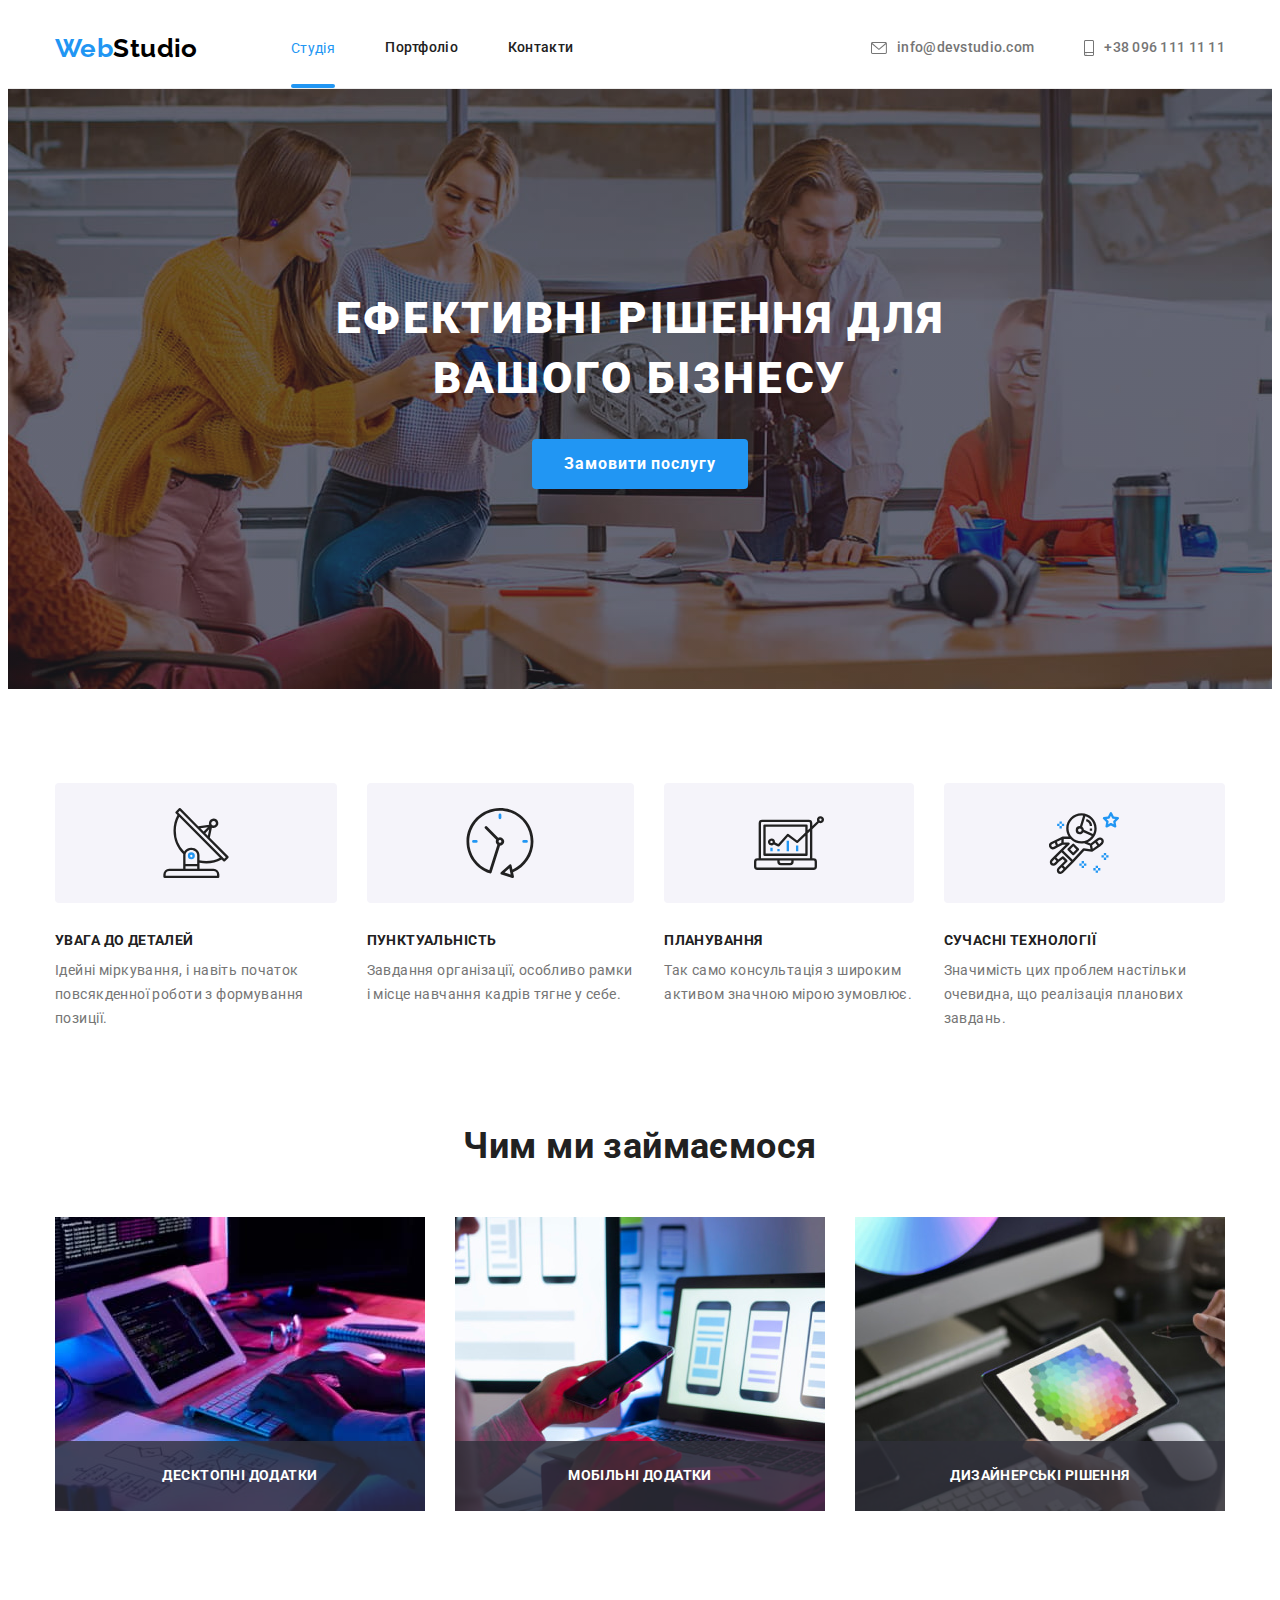
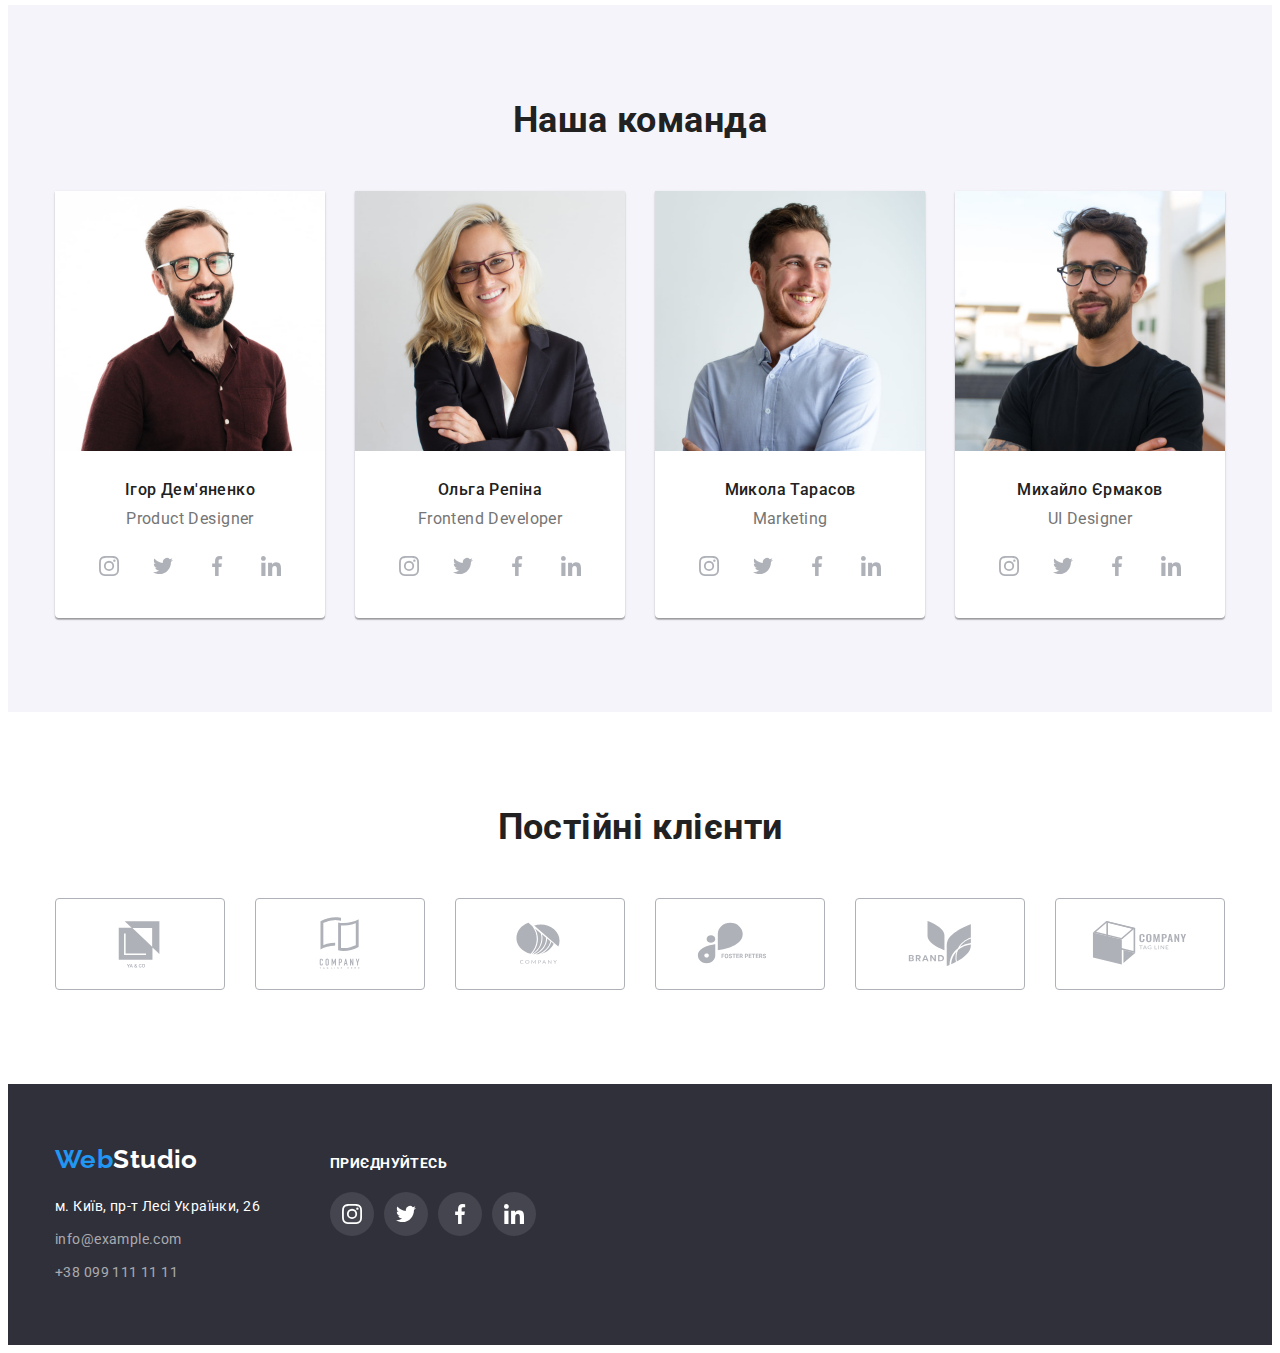
<file: index.html>
<!DOCTYPE html>
<html lang="uk">
  <head>
    <meta charset="UTF-8" />
    <meta http-equiv="X-UA-Compatible" content="IE=edge" />
    <meta name="viewport" content="width=device-width, initial-scale=1.0" />
    <link rel="preconnect" href="https://fonts.googleapis.com" />
    <link rel="preconnect" href="https://fonts.gstatic.com" crossorigin />
    <link
      href="https://fonts.googleapis.com/css2?family=Raleway:wght@700&family=Roboto:wght@400;500;700;900&display=swap"
      rel="stylesheet"
    />
    <link
      rel="stylesheet"
      href="https://cdnjs.cloudflare.com/ajax/libs/modern-normalize/1.1.0/modern-normalize.min.css"
      integrity="sha512-wpPYUAdjBVSE4KJnH1VR1HeZfpl1ub8YT/NKx4PuQ5NmX2tKuGu6U/JRp5y+Y8XG2tV+wKQpNHVUX03MfMFn9Q=="
      crossorigin="anonymous"
      referrerpolicy="no-referrer"
    />
    <link rel="stylesheet" href="css/styles.css" />
    <title>Студія</title>
  </head>
  <body>
    <header class="main-header">
      <div class="container main-nav">
        <a href="index.html" class="page-logo link"
            >Web<span class="page-logo-part link">Studio</span></a
          >
        <nav class="site-nav">
          <ul class="site-nav list">
            <li class="site-nav item"><a href="" class="link-acent link">Студія</a></li>
            <li class="site-nav item"><a href="portfolio.html" class="nav-link link">Портфоліо</a></li>
            <li class="site-nav item"><a href="" class="nav-link link">Контакти</a></li>
          </ul>
        </nav>
        <ul class="auth-nav list">
          <li class="auth-nav item">            
            <a href="mailto:info@devstudio.com" class="contact-link link"
              ><svg class="email-icon">
                  <use href="./images/icons.svg#icon-envelope"></use>
            </svg>info@devstudio.com</a
            >          
          </li>
          <li class="auth-nav item">               
            <a href="tel:+380961111111" class="contact-link link"
              ><svg class="phone-icon">
                  <use href="./images/icons.svg#icon-smartphone"></use>
                </svg>+38 096 111 11 11</a
            >           
          </li>
        </ul>
      </div>
    </header>
    <main>
      <section class="hero">
        <div class="container">
          <h1 class="hero-title">Ефективні рішення для вашого бізнесу</span></h1>
          <button class="hero-button" data-modal-open type="button">Замовити послугу</button>
        </div>
      </section>
      <section class="section">
          <div class="container">
          <h2 hidden class="section-title">Наші переваги</h2>
          <ul class="features-list">
            <li class="features-list item">
              <div class="icon-antena">
                  <svg class="features-icon">
                  <use href="./images/icons.svg#icon-antenna"></use>
                  </svg>
              </div>
              
              <h3 class="features-title">Увага до деталей</h3>
              <p class="features-text">
                Ідейні міркування, і навіть початок повсякденної роботи з
                формування позиції.
              </p>
            </li>
            <li class="features-list item icon-clock">
              <div class="icon-antena">
                  <svg class="features-icon">
                  <use href="./images/icons.svg#icon-clock"></use>
                  </svg>
              </div>
              <h3 class="features-title">Пунктуальність</h3>
              <p class="features-text">
                Завдання організації, особливо рамки і місце навчання кадрів
                тягне у себе.
              </p>
            </li>
            
            <li class="features-list item icon-computer">
              <div class="icon-antena">
                  <svg class="features-icon">
                  <use href="./images/icons.svg#icon-diagram"></use>
                  </svg>
              </div>
              <h3 class="features-title">Планування</h3>
              <p class="features-text">
                Так само консультація з широким активом значною мірою зумовлює.
              </p>
            </li>
            <li class="features-list item icon-astranaut">
              <div class="icon-antena">
                  <svg class="features-icon">
                  <use href="./images/icons.svg#icon-astronaut"></use>
                  </svg>
              </div>
              <h3 class="features-title">Сучасні технології</h3>
              <p class="features-text">
                Значимість цих проблем настільки очевидна, що реалізація
                планових завдань.
              </p>
            </li>
          </ul>
          </div>
        </section>

        <section class="section about-us">
          <div class="container">
          <h2 class="section-title">Чим ми займаємося</h2>
          <ul class="main-photo-list list">
            <li class="main-photo-list item">
              <img
                src="./images/box1.jpg"
                width="370"
                alt="Людина працює з комп'ютером"
              />
              <div class="main-photo-list text">Десктопні додатки</div>
            </li>
            <li class="main-photo-list item">
              <img
                src="./images/box2.jpg"
                width="370"
                alt="Людина працює з телефоном"
              />
              <div class="main-photo-list text">Мобільні додатки</div>
            </li>
            <li class="main-photo-list item">
              <img
                src="./images/box3.jpg"
                width="370"
                alt="Людина працює з планшетом"
              />
              <div class="main-photo-list text">Дизайнерські рішення</div>
            </li>
          </ul>
          </div>
        </section>
      
      <section class="section section-team">
        <div class="container">
          <h2 class="section-title">Наша команда</h2>
          <ul class="main-team-list list">
            <li class="main-team-list item">
              <img
                src="images/teamcard1.jpg"
                alt="Игорь Демченко"
                class="main-team-media"
              />
              <div class="main-team-info">
              <h3 class="main-team-list-title">Ігор Дем'яненко</h3>
              <p class="main-team-list-text">Product Designer</p>
              <ul class="team-list-icon">
                <li class="team-list-icon issue">
              <a href="#" class="list-social-icon">
                <svg class="social-icon">
                  <use href="./images/icons.svg#icon-instagram"></use>
                </svg>
              </a></li>
              <li class="team-list-icon issue"><a href="#" class="list-social-icon">
                <svg class="social-icon">
                  <use href="./images/icons.svg#icon-twitter"></use>
                </svg>
              </a>
            </li>
              <li class="team-list-icon issue"><a href="#" class="list-social-icon">
                <svg class="social-icon">
                  <use href="./images/icons.svg#icon-facebook"></use>
                </svg>
              </a>
            </li>
              <li class="team-list-icon issue"><a href="#" class="list-social-icon">
                <svg class="social-icon">
                  <use href="./images/icons.svg#icon-linkedin"></use>
                </svg>
              </a>
            </li>
            </ul>
            </div>
            </li>
            <li class="main-team-list item">
              <img src="images/teamcard2.jpg" class="main-team-media" alt="Ольга Репина" />
              <div class="main-team-info">
                <h3 class="main-team-list-title">Ольга Репіна</h3>
                 <p class="main-team-list-text">Frontend Developer</p>
                 <ul class="team-list-icon">
                <li class="team-list-icon issue">
              <a href="#" class="list-social-icon">
                <svg class="social-icon">
                  <use href="./images/icons.svg#icon-instagram"></use>
                </svg>
              </a>
                </li>
              <li class="team-list-icon issue">
              <a href="#" class="list-social-icon">
                <svg class="social-icon">
                  <use href="./images/icons.svg#icon-twitter"></use>
                </svg>
              </a>
              </li>
              <li class="team-list-icon issue">
              <a href="#" class="list-social-icon">
                <svg class="social-icon">
                  <use href="./images/icons.svg#icon-facebook"></use>
                </svg>
              </a>
              </li>
              <li class="team-list-icon issue">
              <a href="#" class="list-social-icon">
                <svg class="social-icon">
                  <use href="./images/icons.svg#icon-linkedin"></use>
                </svg>
              </a>
              </li>
            </ul>
            </div>
            </li>
            <li class="main-team-list item">
              <img
                src="images/teamcard3.jpg"
                class="main-team-media"
                alt="Николай Тарасов"
              />
              <div class="main-team-info">
              <h3 class="main-team-list-title">Микола Тарасов</h3>
              <p class="main-team-list-text">Marketing</p>
              <ul class="team-list-icon">
                <li class="team-list-icon issue">
              <a href="#" class="list-social-icon">
                <svg class="social-icon">
                  <use href="./images/icons.svg#icon-instagram"></use>
                </svg>
              </a>
              </li>
              <li class="team-list-icon issue">
              <a href="#" class="list-social-icon">
                <svg class="social-icon">
                  <use href="./images/icons.svg#icon-twitter"></use>
                </svg>
              </a>
              </li>
              <li class="team-list-icon issue">
              <a href="#" class="list-social-icon">
                <svg class="social-icon">
                  <use href="./images/icons.svg#icon-facebook"></use>
                </svg>
              </a>
              </li>
              <li class="team-list-icon issue">
              <a href="#" class="list-social-icon">
                <svg class="social-icon">
                  <use href="./images/icons.svg#icon-linkedin"></use>
                </svg>
              </a>
              </li>
            </ul>
            </div>
            </li>
            <li class="main-team-list item">
              <img
                src="images/teamcard4.jpg"
                class="main-team-media"
                alt="Михаил Ермаков"
              />
              <div class="main-team-info">
              <h3 class="main-team-list-title">Михайло Єрмаков</h3>
              <p class="main-team-list-text">UI Designer</p>
              <ul class="team-list-icon">
                <li class="team-list-icon issue">
              <a href="#" class="list-social-icon">
                <svg class="social-icon">
                  <use href="./images/icons.svg#icon-instagram"></use>
                </svg>
              </a>
              </li>
              <li class="team-list-icon issue">
              <a href="#" class="list-social-icon">
                <svg class="social-icon">
                  <use href="./images/icons.svg#icon-twitter"></use>
                </svg>
              </a>
              </li>
              <li class="team-list-icon issue">
              <a href="#" class="list-social-icon">
                <svg class="social-icon">
                  <use href="./images/icons.svg#icon-facebook"></use>
                </svg>
              </a>
              </li>
              <li class="team-list-icon issue">
              <a href="#" class="list-social-icon">
                <svg class="social-icon">
                  <use href="./images/icons.svg#icon-linkedin"></use>
                </svg>
              </a>
              </li>
            </ul>
            </div>
            </li>
          </ul>
        </div>
      </section>

      <section class="section section-clients">
        <div class="container">
          <h2 class="section-title">Постійні клієнти</h2>
          <ul class="main-clients-list">
            <li class="main-clients-list item">             
              <a href="#" class="list-clients-icon">
                <svg class="clients-icon">
                  <use href="./images/icons.svg#icon-Logo"></use>
                </svg>
              </a>           
            </li>
            <li class="main-clients-list item">
            
              <a href="#" class="list-clients-icon">
                <svg class="clients-icon">
                  <use href="./images/icons.svg#icon-company"></use>
                </svg>
              </a>
            
            </li><li class="main-clients-list item">
              
              <a href="#" class="list-clients-icon">
                <svg class="clients-icon">
                  <use href="./images/icons.svg#icon-group"></use>
                </svg>
              </a>
            
            </li><li class="main-clients-list item">
             
              <a href="#" class="list-clients-icon">
                <svg class="clients-icon">
                  <use href="./images/icons.svg#icon-fosters"></use>
                </svg>
              </a>
            
            </li><li class="main-clients-list item">
              
              <a href="#" class="list-clients-icon">
                <svg class="clients-icon">
                  <use href="./images/icons.svg#icon-brand"></use>
                </svg>
              </a>
           
            </li><li class="main-clients-list item">
             
              <a href="#" class="list-clients-icon">
                <svg class="clients-icon">
                  <use href="./images/icons.svg#icon-tagline"></use>
                </svg>
              </a>
            
            </li>
          </ul>
        </div>
      </section>
    </main>

    <footer class="footer-section">      
        <div class="container footer-main">
          <div class="footer-part">
          <a href="/index.html" class="page-logo-footer link"
            >Web<span class="page-logo-part-footer link">Studio</span></a
          >
          <address class="footer-adress">
            <ul class="footer-adress list">
              <li class="footer-adress item">
                <a
                  href="https://goo.gl/maps/CPtrU1FHBa2aNyZL9"
                  target="_blank"
                  rel="noopener noreferrer"
                  class="adress-company link"
                  >м. Київ, пр-т Лесі Українки, 26</a
                >
              </li>
              <li class="footer-adress item">
                <a href="mailto:info@example.com" class="footer-contact link"
                  >info@example.com</a
                >
              </li>
              <li class="footer-adress item">
                <a href="tel:+380991111111" class="footer-contact link">+38 099 111 11 11</a>
              </li>
            </ul>
          </address>
          </div>
          <div class="footer-join">
            <p class="footer-join title">Приєднуйтесь</p>          
              <ul class="footer-join-icon">
                <li class="footer-join-icon issue">
              <a href="#" class="list-footer-icon">
                <svg class="footer-icon">
                  <use href="./images/icons.svg#icon-instagram"></use>
                </svg>
              </a>
              </li>
              <li class="footer-join-icon issue">
              <a href="#" class="list-footer-icon">
                <svg class="footer-icon">
                  <use href="./images/icons.svg#icon-twitter"></use>
                </svg>
              </a>  
              </li>         
              <li class="footer-join-icon issue">
              <a href="#" class="list-footer-icon">
                <svg class="footer-icon">
                  <use href="./images/icons.svg#icon-facebook"></use>
                </svg>
              </a>   
              </li>     
              <li class="footer-join-icon issue">     
              <a href="#" class="list-footer-icon">
                <svg class="footer-icon">
                  <use href="./images/icons.svg#icon-linkedin"></use>
                </svg>
              </a>   
              </li>         
            </ul>      
      </div>
    </footer>
    <div class="backdrop is-hidden" data-modal>
      <div class="modal">
        <button data-modal-close class="btn-close"><svg class="close-icon">
                  <use href="./images/icons.svg#icon-closeblack"></use>
            </svg></button>
      </div>
    </div>
    <script src="js/modal.js"></script>
  </body>
</html>
</file>
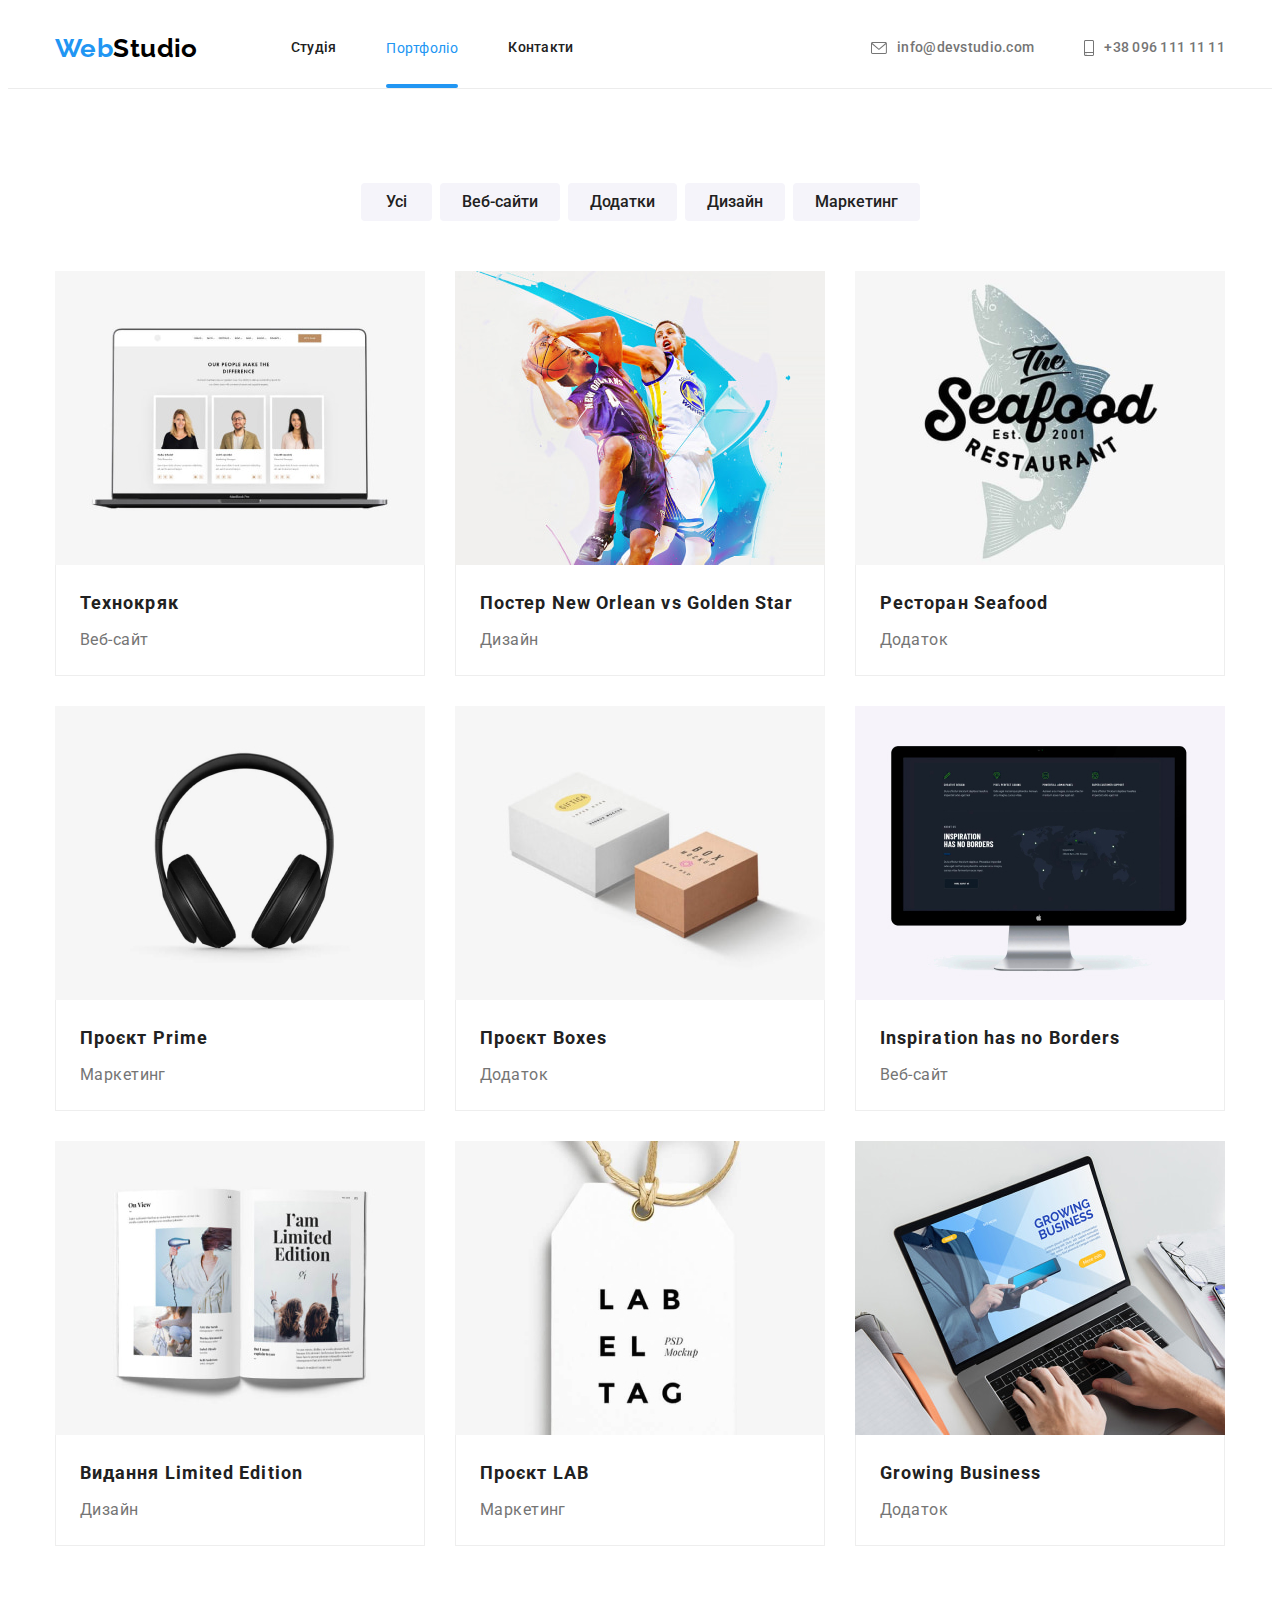
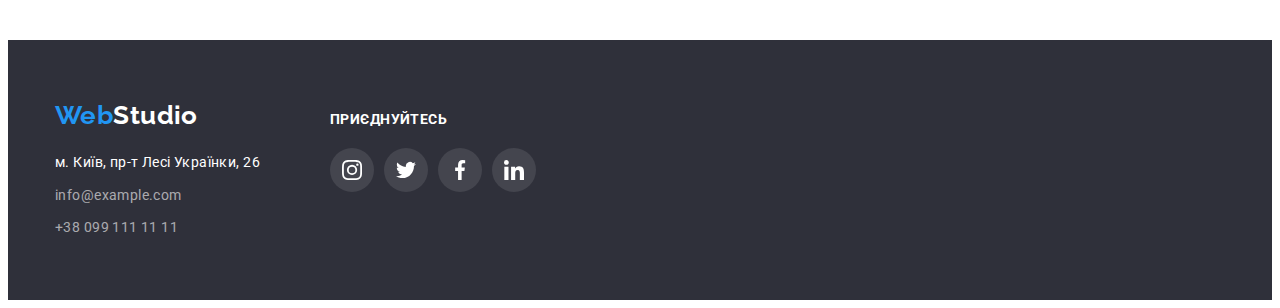
<file: portfolio.html>
<!DOCTYPE html>
<html lang="uk">
  <head>
    <meta charset="UTF-8" />
    <meta http-equiv="X-UA-Compatible" content="IE=edge" />
    <meta name="viewport" content="width=device-width, initial-scale=1.0" />
    <link rel="preconnect" href="https://fonts.googleapis.com" />
    <link rel="preconnect" href="https://fonts.gstatic.com" crossorigin />
    <link
      href="https://fonts.googleapis.com/css2?family=Raleway:wght@700&family=Roboto:wght@400;500;700;900&display=swap"
      rel="stylesheet"
    />
    <link
      rel="stylesheet"
      href="https://cdnjs.cloudflare.com/ajax/libs/modern-normalize/1.1.0/modern-normalize.min.css"
      integrity="sha512-wpPYUAdjBVSE4KJnH1VR1HeZfpl1ub8YT/NKx4PuQ5NmX2tKuGu6U/JRp5y+Y8XG2tV+wKQpNHVUX03MfMFn9Q=="
      crossorigin="anonymous"
      referrerpolicy="no-referrer"
    />
    <link rel="stylesheet" href="css/styles.css" />
    <title>Портфоліо</title>
  </head>
  <body>
    <header class="main-header">
      <div class="container main-nav">
        <a href="index.html" class="page-logo link"
          >Web<span class="page-logo-part link">Studio</span></a
        >
        <nav class="site-nav">
          <ul class="site-nav list">
            <li class="site-nav item">
              <a href="index.html" class="nav-link link">Студія</a>
            </li>
            <li class="site-nav item">
              <a href="" class="link-acent link">Портфоліо</a>
            </li>
            <li class="site-nav item"><a href="" class="nav-link link">Контакти</a></li>
          </ul>
        </nav>
        <ul class="auth-nav list">
          <li class="auth-nav item">            
            <a href="mailto:info@devstudio.com" class="contact-link link"
              ><svg class="email-icon">
                  <use href="./images/icons.svg#icon-envelope"></use>
            </svg>info@devstudio.com</a
            >          
          </li>
          <li class="auth-nav item">               
            <a href="tel:+380961111111" class="contact-link link"
              ><svg class="phone-icon">
                  <use href="./images/icons.svg#icon-smartphone"></use>
                </svg>+38 096 111 11 11</a
            >           
          </li>
        </ul>
      </div>
    </header>

    <main>
      <section class="section">
        <div class="container">
          <h1 hidden class="section-title">Портфоліо</h1>
          <ul class="section-buttons">
            <li class="section-buttons-item">
              <button type="button" class="section-button">Усі</button>
            </li>
            <li class="section-buttons-item">
              <button type="button" class="button-sites">Веб-сайти</button>
            </li>
            <li class="section-buttons-item">
              <button type="button" class="button-adds">Додатки</button>
            </li>
            <li class="section-buttons-item">
              <button type="button" class="button-design">Дизайн</button>
            </li>
            <li class="section-buttons-item">
              <button type="button" class="button-marketing">Маркетинг</button>
            </li>
          </ul>
          <ul class="section-portfolio">
            <li class="section-portfolio item">
              <a href="" class="portfolio-link link">
                <div class="portfolio-media">
                <img
                  src="images/technocrack.jpg"
                  width="370"
                  alt="Image of laptop"
                  class="portfolio-img"
                />
                <div class="portfolio-section">
                  <p class="portfolio-section text">Ресурс пропонує комплексні пропозиції з різним рівнем функціоналу та сервісів. Все це дозволить відвідувачу отримати вичерпні відомості про компанію чи приватну особу.</p>
                </div>
                
                </div>
                
                <div class="portfolio-list">
                  <h2 class="portfolio-items">Технокряк</h2>
                  <p class="portfolio-text">Веб-сайт</p>
                </div></a
              >
            </li>
            <li class="section-portfolio item">
              <a href="" class="portfolio-link link">
                <div class="portfolio-media">
                <img
                  src="images/poster.jpg"
                  width="370"
                  alt="Two men playing bascketboll"
                  class="portfolio-img"
                /><div class="portfolio-section">
                  <p class="portfolio-section text">Ресурс пропонує комплексні пропозиції з різним рівнем функціоналу та сервісів. Все це дозволить відвідувачу отримати вичерпні відомості про компанію чи приватну особу.</p>
                </div>
                </div>
                <div class="portfolio-list">
                  <h2 class="portfolio-items">
                    Постер New Orlean vs Golden Star
                  </h2>
                  <p class="portfolio-text">Дизайн</p>
                </div></a
              >
            </li>
            <li class="section-portfolio item">
              <a href="" class="portfolio-link link"
                >
                <div class="portfolio-media">
                <img
                  src="images/restoraunt.jpg"
                  width="370"
                  alt="Logo of seafood restaraunt"
                  class="portfolio-img"
                />
                <div class="portfolio-section">
                  <p class="portfolio-section text">Ресурс пропонує комплексні пропозиції з різним рівнем функціоналу та сервісів. Все це дозволить відвідувачу отримати вичерпні відомості про компанію чи приватну особу.</p>
                </div>
                </div>
                <div class="portfolio-list">
                  <h2 class="portfolio-items">Ресторан Seafood</h2>
                  <p class="portfolio-text">Додаток</p>
                </div></a
              >
            </li>
            <li class="section-portfolio item">
              <a href="" class="portfolio-link link"
                ><div class="portfolio-media">
                  <img
                  src="images/prime.jpg"
                  width="370"
                  alt="Picture of headphones"
                  class="portfolio-img"
                />
                <div class="portfolio-section">
                  <p class="portfolio-section text">Ресурс пропонує комплексні пропозиції з різним рівнем функціоналу та сервісів. Все це дозволить відвідувачу отримати вичерпні відомості про компанію чи приватну особу.</p>
                </div>
                </div>
                <div class="portfolio-list">
                  <h2 class="portfolio-items">Проєкт Prime</h2>
                  <p class="portfolio-text">Маркетинг</p>
                </div></a
              >
            </li>
            <li class="section-portfolio item">
              <a href="" class="portfolio-link link"
                ><div class="portfolio-media">
                <img
                  src="images/boxes.jpg"
                  width="370"
                  alt="Two boxes"
                  class="portfolio-img"
                />
                <div class="portfolio-section">
                  <p class="portfolio-section text">Ресурс пропонує комплексні пропозиції з різним рівнем функціоналу та сервісів. Все це дозволить відвідувачу отримати вичерпні відомості про компанію чи приватну особу.</p>
                </div>
                </div>
                <div class="portfolio-list">
                  <h2 class="portfolio-items">Проєкт Boxes</h2>
                  <p class="portfolio-text">Додаток</p>
                </div></a
              >
            </li>
            <li class="section-portfolio item">
              <a href="" class="portfolio-link link"
                >
                <div class="portfolio-media">
                  <img
                  src="images/inspiration.jpg"
                  alt="PC monitor"
                  class="portfolio-img"
                />
                <div class="portfolio-section">
                  <p class="portfolio-section text">Ресурс пропонує комплексні пропозиції з різним рівнем функціоналу та сервісів. Все це дозволить відвідувачу отримати вичерпні відомості про компанію чи приватну особу.</p>
                </div>
                </div>
                <div class="portfolio-list">
                  <h2 class="portfolio-items">Inspiration has no Borders</h2>
                  <p class="portfolio-text">Веб-сайт</p>
                </div></a
              >
            </li>
            <li class="section-portfolio item">
              <a href="" class="portfolio-link link">
                <div class="portfolio-media">
                <img
                  src="images/limited.jpg"
                  alt="Magazine"
                  class="portfolio-img"
                />
                <div class="portfolio-section">
                  <p class="portfolio-section text">Ресурс пропонує комплексні пропозиції з різним рівнем функціоналу та сервісів. Все це дозволить відвідувачу отримати вичерпні відомості про компанію чи приватну особу.</p>
                </div>
                </div>
                <div class="portfolio-list">
                  <h2 class="portfolio-items">Видання Limited Edition</h2>
                  <p class="portfolio-text">Дизайн</p>
                </div></a
              >
            </li>
            <li class="section-portfolio item">
              <a href="" class="portfolio-link link"
                ><div class="portfolio-media">
                <img src="images/lab.jpg" alt="Tag" class="portfolio-img" />
                 <div class="portfolio-section">
                  <p class="portfolio-section text">Ресурс пропонує комплексні пропозиції з різним рівнем функціоналу та сервісів. Все це дозволить відвідувачу отримати вичерпні відомості про компанію чи приватну особу.</p>
                </div>
                </div>
                <div class="portfolio-list">
                  <h2 class="portfolio-items">Проєкт LAB</h2>
                  <p class="portfolio-text">Маркетинг</p>
                </div></a
              >
            </li>
            <li class="section-portfolio item">
              <a href="" class="portfolio-link link"
                ><div class="portfolio-media">
                <img
                  src="images/growing.jpg"
                  width="370"
                  alt="Hands on laptop"
                  class="portfolio-img"
                />
                 <div class="portfolio-section">
                  <p class="portfolio-section text">Ресурс пропонує комплексні пропозиції з різним рівнем функціоналу та сервісів. Все це дозволить відвідувачу отримати вичерпні відомості про компанію чи приватну особу.</p>
                </div>
                </div>
                <div class="portfolio-list">
                  <h2 class="portfolio-items">Growing Business</h2>
                  <p class="portfolio-text">Додаток</p>
                </div></a
              >
            </li>
          </ul>
        </div>
      </section>
    </main>

    <footer class="footer-section portfolio">
        <div class="container footer-main">
          <div class="footer-part">
          <a href="/index.html" class="page-logo-footer link"
            >Web<span class="page-logo-part-footer link">Studio</span></a
          >
          <address class="footer-adress">
            <ul class="footer-adress list">
              <li class="footer-adress item">
                <a
                  href="https://goo.gl/maps/CPtrU1FHBa2aNyZL9"
                  target="_blank"
                  rel="noopener noreferrer"
                  class="adress-company link"
                  >м. Київ, пр-т Лесі Українки, 26</a
                >
              </li>
              <li class="footer-adress item">
                <a href="mailto:info@example.com" class="footer-contact link"
                  >info@example.com</a
                >
              </li>
              <li class="footer-adress item">
                <a href="tel:+380991111111" class="footer-contact link">+38 099 111 11 11</a>
              </li>
            </ul>
          </address>
          </div>
          <div class="footer-join">
            <p class="footer-join title">Приєднуйтесь</p>          
              <ul class="footer-join-icon">
                <li class="footer-join-icon issue">
              <a href="#" class="list-footer-icon">
                <svg class="footer-icon">
                  <use href="./images/icons.svg#icon-instagram"></use>
                </svg>
              </a>
              </li> 
              <li class="footer-join-icon issue">
              <a href="#" class="list-footer-icon">
                <svg class="footer-icon">
                  <use href="./images/icons.svg#icon-twitter"></use>
                </svg>
              </a>     
              </li> 
              <li class="footer-join-icon issue">    
              <a href="#" class="list-footer-icon">
                <svg class="footer-icon">
                  <use href="./images/icons.svg#icon-facebook"></use>
                </svg>
              </a> 
              </li>    
              <li class="footer-join-icon issue">      
              <a href="#" class="list-footer-icon">
                <svg class="footer-icon">
                  <use href="./images/icons.svg#icon-linkedin"></use>
                </svg>
              </a>    
              </li>       
            </ul>      
      </div>
    </footer>
  </body>
</html>
</file>
<file: css/styles.css>
html {
  box-sizing: border-box;
}

*,
*::before,
*::after {
  box-sizing: inherit;
}

:root {
  --main-color-text: #212121;
  --secondary-color: #757575;
  --white-color: #fff;
  --secondary-white: rgba(255, 255, 255, 0.6);
  --button-color: #f5f4fa;
  --acent-color: #2196f3;
  --header-footer-color: #2f303a;
  --black-color: #000;
  --link-border: #eee;
  --section-team: #f5f4fa;
  --horizontal-line: #ececec;
  --icon-color: #afb1b8;
  --time-duration: 250ms cubic-bezier(0.4, 0, 0.2, 1);
}

body {
  font-family: "Roboto", "Raleway", sans-serif;
  background-color: var(--white-color);
  color: var(--main-color-text);
  font-size: 14px;
  letter-spacing: 0.03em;
}

.container {
  width: 1200px;
  margin: 0 auto;
  padding: 0 15px;
}

h1,
h2,
h3,
h4,
h5,
h6 {
  margin: 0;
}

.page-logo {
  margin-right: 93px;
}

.page-logo,
.page-logo-footer {
  font-weight: 700;
  font-size: 26px;
  line-height: 1.19;
  color: var(--acent-color);
}

.page-logo-part {
  color: var(--black-color);
}

.page-logo,
.page-logo-part,
.page-logo-footer {
  font-family: "Raleway";
}

ul {
  list-style: none;
  margin: 0;
  padding: 0;
}

.main-header {
  border: 1px var(--horizontal-line);
  border-style: hidden hidden solid hidden;
}

.main-nav {
  display: flex;
  align-items: center;
}

.site-nav {
  display: flex;
}

.auth-nav {
  display: flex;
  margin-left: auto;
}

.site-nav .item:not(:last-child),
.auth-nav .item:not(:last-child) {
  margin-right: 50px;
}

.nav-link {
  font-weight: 500;
  line-height: 1.14;
  letter-spacing: 0.02em;
  color: var(--main-color-text);
  padding: 32px 0;
}

.nav-link,
.page-logo-part,
.page-logo-part-footer,
.adress-company,
.footer-contact {
  transition: color var(--time-duration);
}

.nav-link:hover,
.nav-link:focus,
.page-logo-part:hover,
.page-logo-part:focus,
.page-logo-part-footer:hover,
.page-logo-part-footer:focus,
.adress-company:hover,
.adress-company:focus,
.footer-contact:hover,
.footer-contact:focus {
  color: var(--acent-color);
}

.link-acent {
  color: var(--acent-color);
  padding: 32px 0;
  position: relative;
}

.site-nav .list {
  position: relative;
}

.link-acent::after {
  content: "";
  position: absolute;
  background-color: var(--acent-color);
  width: 100%;
  height: 4px;
  border-radius: 2px;
  left: 0;
 bottom: 0;
}

.contact-link {
  padding: 32px 0;
  font-weight: 500;
  line-height: 1.14;
  letter-spacing: 0.02em;
  color: var(--secondary-color);
  fill: currentColor;
  display: flex;
  align-items: center;
  transition:  color var(--time-duration);
}

.contact-link:hover,
.contact-link:focus {
  color: var(--acent-color);
}

.link {
  text-decoration: none;
}

.link-number,
.link-email {
  color: var(--secondary-color);
}
.site-nav .link-acent{
 transition: color var(--time-duration);
}

.site-nav .link-acent:hover,
.site-nav .link-acent:focus {
  color: var(--black-color);
}

.email-icon {
  margin-right: 10px;
  width: 16px;
  height: 12px;
}

.phone-icon {
  margin-right: 10px;
  width: 10px;
  height: 16px;
}

.hero {
  background-color: var(--header-footer-color);
  background-image: linear-gradient(
      to right,
      rgba(47, 48, 58, 0.4),
      rgba(47, 48, 58, 0.4)
    ),
    url("../images/background.jpg");
  background-repeat: no-repeat;
  background-position: center;
  background-size: cover;
  text-align: center;
  padding: 200px 0;
  max-width: 1600px;
  margin: 0 auto;
  height: 600px;
}

.hero-title {
  font-weight: 900;
  font-size: 44px;
  letter-spacing: 0.06em;
  text-transform: uppercase;
  color: var(--white-color);
  line-height: 1.36;
  width: 696px;
  margin: 0 auto;
}

.hero-title-transform {
  display: block;
}

.hero-button {
  display: inline-block;
  font-weight: 700;
  font-size: 16px;
  line-height: 1.87;
  letter-spacing: 0.06em;
  cursor: pointer;
  padding: 10px 32px;
  margin-top: 30px;
}

.section {
  padding: 94px 0;
}

.features-list {
  display: flex;
}

.features-list .item {
  flex-direction: column;
}

.icon-antena {
  display: block;
  height: 120px;
  background-color: var(--button-color);
  border-radius: 4px;
  margin-bottom: 30px;
}

.main-clients-list {
  display: flex;
  gap: 30px;
}

.main-clients-list .item {
  width: 170px;
  height: 92px;
}

.clients-icon {
  width: 106px;
  height: 60px;
  display: block;
}
.list-clients-icon {
  display: flex;
  justify-content: center;
  align-items: center;
  border: 1px solid var(--icon-color);
  border-radius: 4px;
  fill: var(--icon-color);
  width: 100%;
  height: 100%;
  transition: fill var(--time-duration),
  border var(--time-duration)
}

.list-clients-icon:hover,
.list-clients-icon:focus {
  fill: var(--acent-color);
  border: 1px solid var(--acent-color);
}

.features-icon {
  width: 70px;
  height: 70px;
  display: block;
  margin: 25px auto;
}

.features-list .item:not(:last-child),
.main-photo-list .item:not(:last-child),
.main-team-list .item:not(:last-child) {
  margin-right: 30px;
}

.features-title {
  font-size: 14px;
  font-weight: 700;
  line-height: 1.14;
  text-transform: uppercase;
  margin-top: 0;
  margin-bottom: 10px;
}

.features-text {
  color: var(--secondary-color);
  line-height: 1.71;
  margin: 0;
}

.hero-button {
  background-color: var(--acent-color);
  color: var(--white-color);
  border-radius: 4px;
  border: none;
  font-family: "Roboto", sans-serif;
}

.section-title {
  color: var(--main-color-text);
  font-weight: 700;
  font-size: 36px;
  line-height: 1.17;
  margin: 0;
  text-align: center;
  margin-bottom: 50px;
}

.about-us {
  padding-top: 0;
}

.main-photo-list {
  display: flex;
}
.main-photo-list .item {
  position: relative;
}

.main-photo-list .text {
  display: flex;
  justify-content: center;
  align-items: center;
  width: 100%;
  height: 70px;
  font-weight: 700;
  line-height: 1.14;
  text-align: center;
  letter-spacing: 0.03em;
  text-transform: uppercase;
  color: var(--white-color);
  position: absolute;
  background-color: rgba(47, 48, 58, 0.8);
  bottom: 0;
}

ul.main-team-list {
  display: flex;
}

.list-social-icon {
  display: flex;
  justify-content: center;
  align-items: center;
  width: 100%;
  height: 100%;
  background-color: var(--white-color);
  color: var(--icon-color);
  border-radius: 50%;
  transition: background-color var(--time-duration),
  color var(--time-duration)
}

.list-social-icon:not(:last-child) {
  margin-right: 10px;
}

.list-social-icon:hover,
.list-social-icon:focus {
  background-color: var(--acent-color);
  color: var(--white-color);
}

.social-icon {
  width: 20px;
  height: 20px;
  fill: currentColor;
}

.main-team-info {
  padding: 30px 0;
}

.main-team-media {
  display: block;
  width: 100%;
  height: auto;
}

.team-list-icon {
  display: flex;
  justify-content: center;
  align-items: center;
}

.team-list-icon .issue {
  width: 44px;
  height: 44px;
}

.team-list-icon .issue:not(:last-child) {
  margin-right: 10px;
}

.main-team-list .item {
  text-align: center;
  background-color: var(--white-color);
  border-radius: 0px 0px 4px 4px;
  box-shadow: 0px 1px 3px rgba(0, 0, 0, 0.12), 0px 1px 1px rgba(0, 0, 0, 0.14),
    0px 2px 1px rgba(0, 0, 0, 0.2);
}

.main-team-list-title {
  font-weight: 500;
  font-size: 16px;
  line-height: 1.16;
  margin-bottom: 10px;
}

.main-team-list-text {
  font-size: 16px;
  line-height: 1.16;
  color: var(--secondary-color);
  margin: 0;
  margin-bottom: 16px;
}

.section-team {
  background-color: var(--section-team);
  padding-top: 94px;
  padding-bottom: 94px;
}

.page-logo-part-footer {
  display: inline-block;
  font-family: "Raleway";
  color: var(--white-color);
}

.footer-section {
  background-color: var(--header-footer-color);
  padding: 60px 0;
}

address.footer-adress {
  margin-top: 20px;
}

.footer-adress .item:not(:last-child) {
  margin-bottom: 9px;
}

.adress-company,
.footer-contact {
  line-height: 1.71;
  font-style: normal;
}

.adress-company {
  color: var(--white-color);
}

.footer-contact {
  color: var(--secondary-white);
}

.footer-main {
  display: flex;
  align-items: baseline;
}

.footer-part {
  margin-right: 70px;
}

.footer-join .title {
  font-size: 14px;
  font-weight: 700;
  line-height: 1.14;
  text-transform: uppercase;
  margin-top: 0;
  margin-bottom: 20px;
  color: var(--white-color);
}

.footer-join-icon {
  display: flex;
  gap: 10px;
}

.list-footer-icon {
  padding: 12px;
  background-color: rgba(255, 255, 255, 0.1);
  color: var(--white-color);
  border-radius: 50%;
  transition: background-color var(--time-duration);
}

.list-footer-icon:hover,
.list-footer-icon:focus {
  background-color: var(--acent-color);
  color: var(--white-color);
}

.footer-join-icon .issue {
  width: 44px;
  height: 44px;
}

.footer-icon {
  width: 20px;
  height: 20px;
  fill: currentColor;
  display: block;
}

.section-button {
  padding: 6px 25px;
}

.button-sites,
.button-adds,
.button-design,
.button-marketing {
  padding: 6px 22px;
}

.section-button,
.button-sites,
.button-adds,
.button-design,
.button-marketing {
  background: var(--button-color);
  border-radius: 4px;
  border: none;
  font-weight: 500;
  font-size: 16px;
  line-height: 1.62;
  color: var(--main-color-text);
  font-family: "Roboto", sans-serif;
  cursor: pointer;
}

.section-portfolio {
  display: flex;
  flex-wrap: wrap;
}

.section-portfolio .item:nth-child(3n) {
  margin-right: 0;
}

.section-portfolio .item:nth-last-child(-n + 3) {
  margin-bottom: 0;
}

.section-portfolio .item {
  margin-bottom: 30px;
  margin-right: 30px;
}

.portfolio-link {
  display: block;
  transition: box-shadow var(--time-duration);
}

.portfolio-link:hover,
.portfolio-link:focus {
  box-shadow: 0px 1px 1px rgba(0, 0, 0, 0.12), 0px 4px 4px rgba(0, 0, 0, 0.06),
    1px 4px 6px rgba(0, 0, 0, 0.16);
}

.portfolio-list {
  padding: 20px 24px;
  border-left: 1px solid var(--link-border);
  border-right: 1px solid var(--link-border);
  border-bottom: 1px solid var(--link-border);
}

.portfolio-text {
  font-size: 16px;
  line-height: 1.87;
  color: var(--secondary-color);
  margin: 0;
}

.portfolio-items {
  font-weight: 700;
  font-size: 18px;
  line-height: 2;
  letter-spacing: 0.06em;
  color: var(--main-color-text);
  margin: 0;
  margin-bottom: 4px;
}

.portfolio-img {
  display: block;
  max-width: 100%;
  height: auto;
}

.portfolio-media{
  position: relative;
  overflow: hidden;
}

.portfolio-section{
  position: absolute;
  width: 100%;
  height: 100%;
  left: 0;
  bottom: 0;
  background-color: var(--acent-color);
  opacity: 0;
  transform: translateY(100%);
  transition: opacity var(--time-duration),
  transform var(--time-duration);
}

.portfolio-link:hover .portfolio-section,
.portfolio-link:focus .portfolio-section {
  opacity: 0.9;
  transform: translateY(0);
}


.portfolio-section .text{
font-size: 18px;
line-height: 1.55;
margin: 0 auto;
letter-spacing: 0.03em;
color: var(--white-color);
padding: 63px 24px;
}


.section-button,
.button-sites,
.button-adds,
.button-design,
.button-marketing,
.button-sites,
.button-adds,
.button-design {
transition: background-color var(--time-duration),
 color var(--time-duration),
 box-shadow var(--time-duration);
}

.section-button:focus,
.section-button:hover,
.button-sites:focus,
.button-adds:focus,
.button-design:focus,
.button-marketing:focus,
.button-sites:hover,
.button-adds:hover,
.button-design:hover,
.button-marketing:hover {
  background-color: var(--acent-color);
  color: var(--button-color);
  box-shadow: 0px 1px 3px rgba(0, 0, 0, 0.12), 0px 1px 1px rgba(0, 0, 0, 0.14),
    0px 2px 1px rgba(0, 0, 0, 0.2);
}

.section-buttons {
  margin-bottom: 50px;
  display: flex;
  justify-content: center;
}

.section-buttons-item:not(:last-child) {
  margin-right: 8px;
}

.backdrop {
  position: fixed;
  width: 100%;
  height: 100%;
  top: 0;
  left: 0;
  background-color: rgba(0, 0, 0, 0.2);
  opacity: 1;
  transition: opacity var(--time-duration);
}

.backdrop.is-hidden {
  opacity: 0;
  pointer-events: none;
  visibility: hidden;
}

.backdrop.is-hidden .modal{
  transform: translate(-50%, -50%) scale(0.6);
}

.modal {
  position: absolute;
  min-width: 528px;
  min-height: 581px;
  top: 50%;
  left: 50%;
  transform: translate(-50%, -50%) scale(1);
  background-color: var(--white-color);
  transition: transform var(--time-duration), 
  opacity var(--time-duration)
}

.btn-close{
  width: 32px;
  height: 32px;
  background-color: var(--white-color);
  border: 1px solid rgba(0, 0, 0, 0.1);
  border-radius: 50%;
  margin-left: 490px;
  margin-top: 8px;
  cursor: pointer;
}

.close-icon{
  display: block;
  width: 18px;
  height: 18px;
}
</file>
